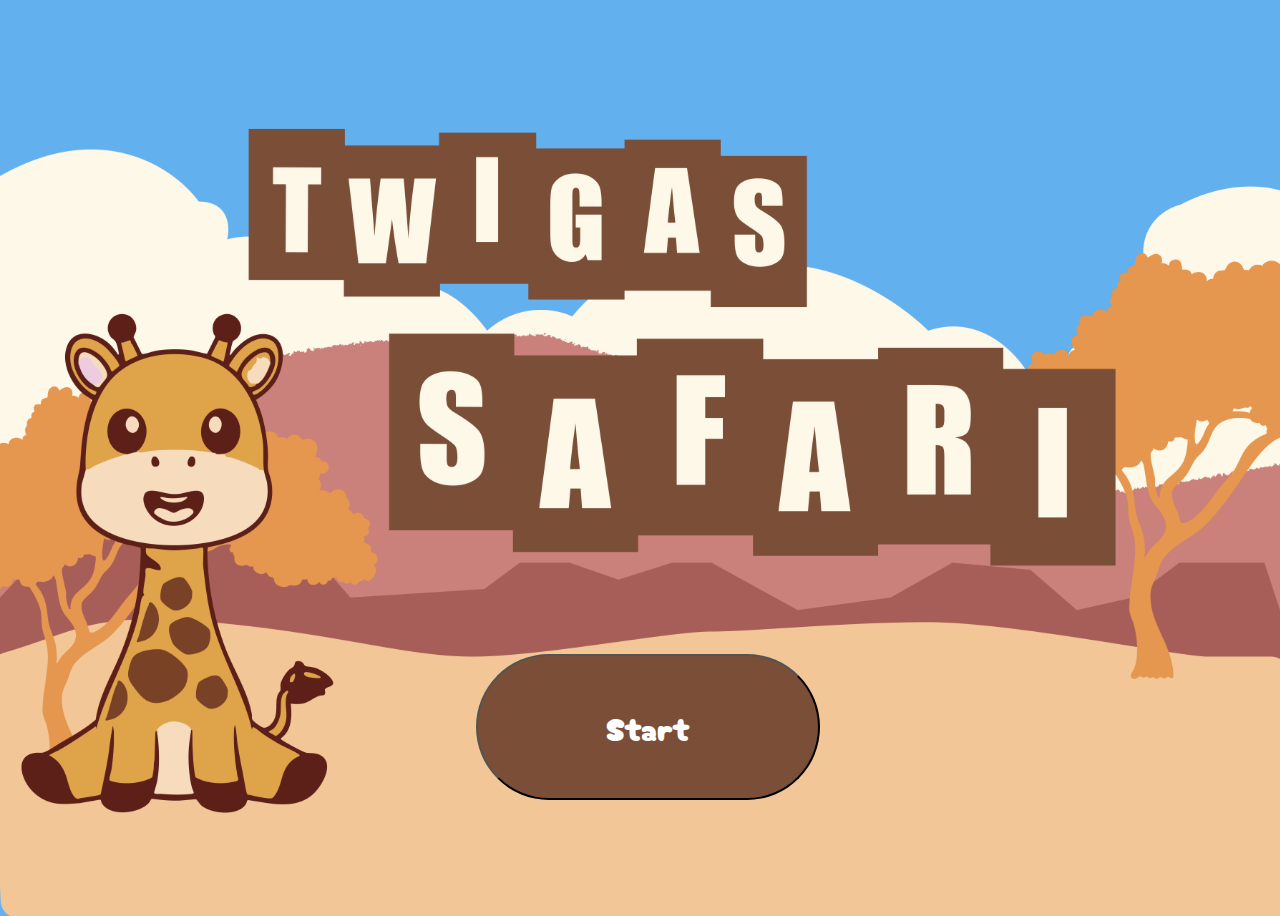
<file: tamagotchi/index.html>
<!DOCTYPE html>
<html lang="nl">
<head>
    <meta charset="UTF-8">
    <meta name="viewport" content="width=device-width, initial-scale=1.0">
    <title>Twigas safari</title>
    <link rel="stylesheet" href="style.css"/>
    <link href="https://fonts.googleapis.com/css2?family=Bungee&family=Cherry+Bomb+One&family=Special+Gothic+Expanded+One&display=swap" rel="stylesheet">
</head>
<body>
       

<div class="footer">

    <div class="container">
        <button id="startknop">Start</button>

    </div>
</div>
<!--plaatje giraf, deels zelf gemaakt: https://nl.pinterest.com/pin/335025659797833976/-->

<div class="girafcontainer">
    <img id="giraf" src="images/honger-giraf.png" alt="Giraf">
  </div>
  



<!--giraf plaatje: https://nl.pinterest.com/pin/29836416276807488/-->
<!--plaatje giraf: https://nl.pinterest.com/pin/335025659797833976/-->
    <div class="eten-container">

        <img class="blad" id="eten" src="images/blad.png" alt="blad">
        <img class="bes" id="bes" src="images/bes.png" alt="bes">
        <img class="plant" id="plant" src="images/plant.png" alt="plant">

    </div>
 
    
    <div class="procesbar">
      <progress id="etenbar"></progress>
    
    </div>






<!--javascript-->
<script src="index.js"></script>
</body>



</html>
</file>
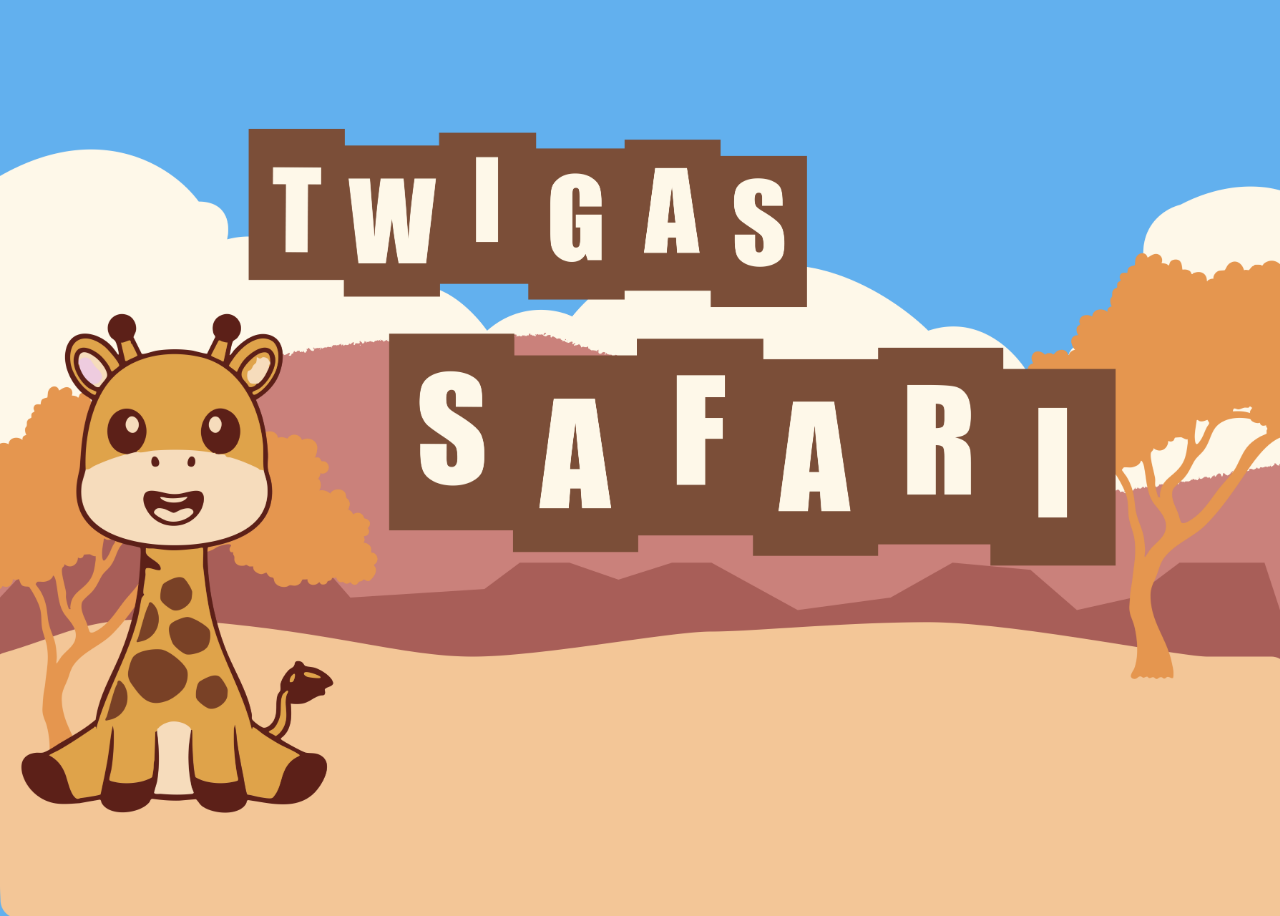
<file: tamagotchi/honger.html>
<!DOCTYPE html>
<html lang="nl">
<head>
    <meta charset="UTF-8">
    <meta name="viewport" content="width=device-width, initial-scale=1.0">
    <title>Twigas safari</title>
    <link rel="stylesheet" href="style.css"/>
</head>
<body>
    










</body>
</html>
</file>
<file: tamagotchi/style.css>
body{

    background-image: url('images/begin-scherm.png');
    background-size: cover;         
    background-repeat: no-repeat;    
    height: 900px;
}


#startknop{
    font-size: 2rem;
    font-family: "Cherry Bomb One", system-ui;
}


/*startknop*/
.footer{
    position:absolute;
    bottom: 0;
    width: 100%;
    margin-bottom:100px;

    
}

.container{
    display:flex;
    justify-content: center;
    align-items: center;
    text-align: center;
 
}



#startknop{
    background-color: rgb(123, 78, 56);
    padding: 3rem 8rem 3rem 8rem;
    border-radius: 10rem;
    color: white;


}


body.level2{
    background-image: url('images/achtergrond-voor-app.png');
}

/*
.hongertekst{
    position: absolute;
    top: 65%; 
    left: 50%;
    transform: translateX(-50%);
    text-align: center;
    font-size: 2em

 
}
/*

/* pagina2*/
.girafcontainer {
    display: flex;
    justify-content: center;  
    align-items: center;       
    height: 100vh;             
  }




#giraf{
    height: 700px;
    align-items: center;
    visibility:hidden;
    bottom: 20px;

}



/*pagina 2 eten*/


/*fixe de px in rem*/
.eten-container{
    display: flex;
    justify-content: space-evenly;
    align-items: center; 
    margin-bottom: 100px;
    position: relative;
    bottom: 160px;

    
}

.blad{
    height: 140px;
    visibility:collapse;
    margin-right: 12rem;
    bottom: 0;
    
}

.bes{
    height: 140px;
    visibility: hidden;
    bottom: 0;
}

.plant{
    height: 140px;
    visibility:hidden;
    margin-left: 12rem;
    bottom:0;
    
        }


.procesbar progress {
    width: 1500px;
    height: 50px;
    border: 2px solid #3d32ba;
    border-radius: 2rem;
    visibility: hidden;
  
    

}


progress::-webkit-progress-bar{
    background-color: white;
    border-radius: 2rem;

}

progress::-webkit-progress-value {
    background-color: rgb(13, 0, 128); /* voortgangskleur */
    border-radius: 1rem;
  }




.procesbar{
  width: 100%;
  display: flex;
  justify-content:space-around;
  position: fixed; 
  top: 0;
  margin-top: 4rem;



}
</file>
